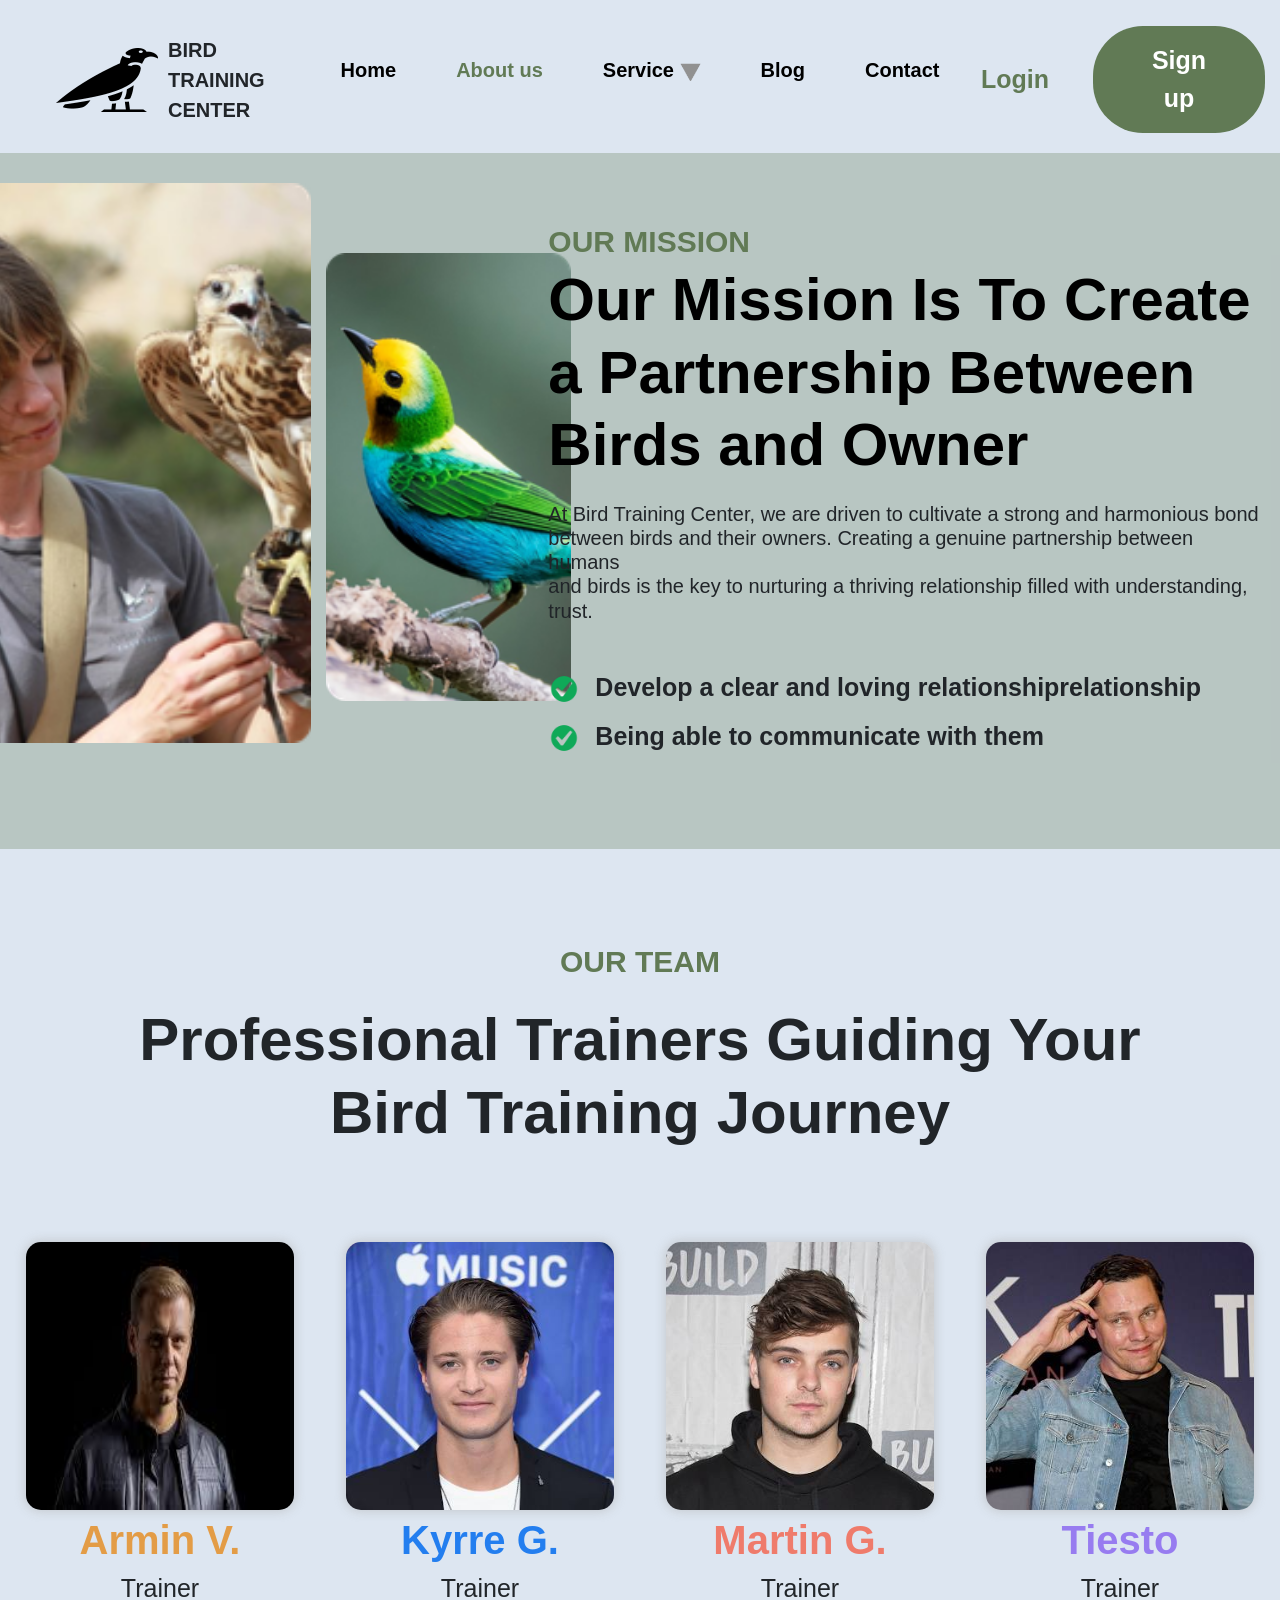
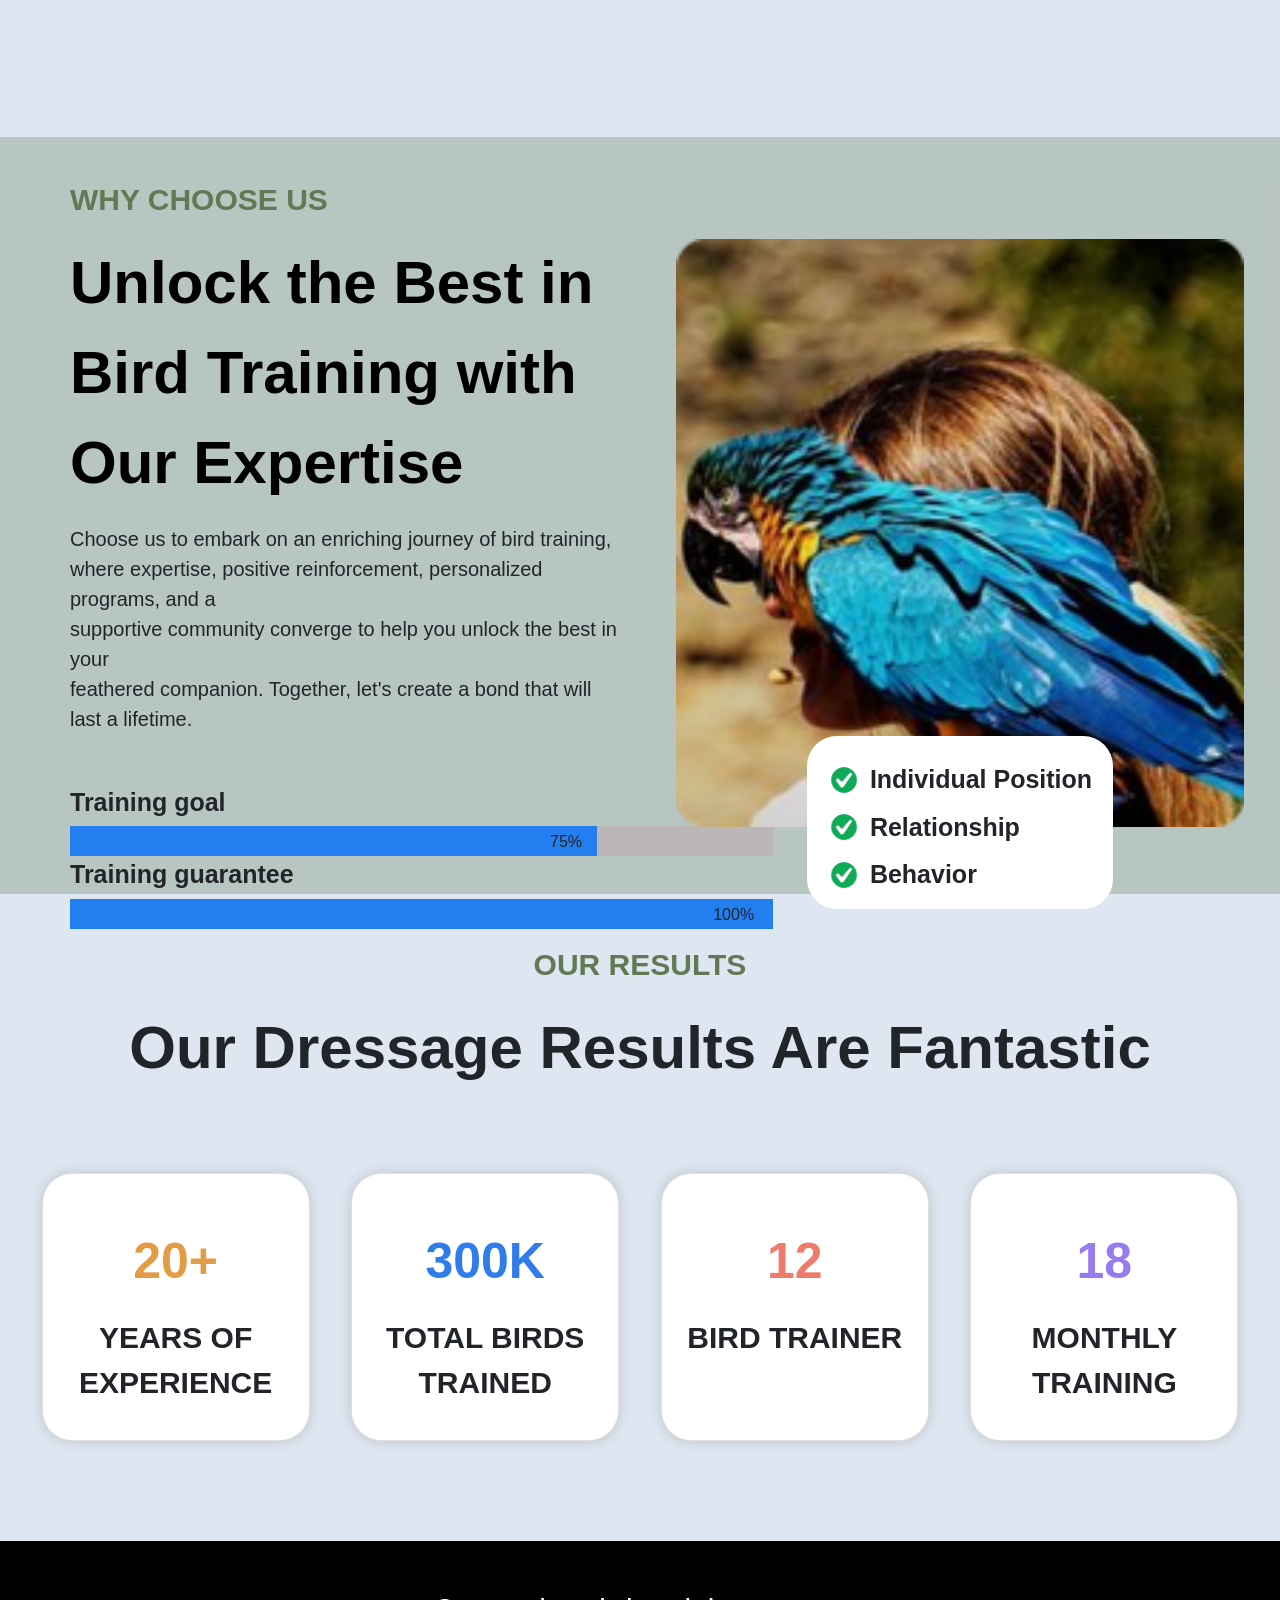
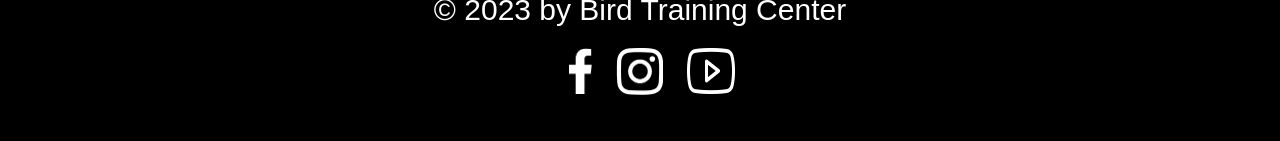
<file: ABOUT-US/index.html>
<!DOCTYPE html>
<html lang="en">

<head>
    <meta charset="UTF-8">
    <meta http-equiv="X-UA-Compatible" content="IE=edge">
    <meta name="viewport" content="width=device-width, initial-scale=1.0">
    <link rel="stylesheet" href="https://cdn.jsdelivr.net/npm/bootstrap@4.3.1/dist/css/bootstrap.min.css"
        integrity="sha384-ggOyR0iXCbMQv3Xipma34MD+dH/1fQ784/j6cY/iJTQUOhcWr7x9JvoRxT2MZw1T" crossorigin="anonymous">
    <link rel="stylesheet" href="style.css">
    <title>Document</title>
</head>

<body>
    <div class="container-fluid">
        <div class="row header">
            <div class="col-lg-3 logo-section">
                <img src="assets/icon.jpg" alt="">
                <p>BIRD <br /> TRAINING <br /> CENTER</p>
            </div>
            <div class="col-lg-6 menu-section">
                <ul class="menu-content">
                    <li><a href="#">Home</a></li>
                    <li><a href="#">About us</a></li>
                    <li>
                        <a href="#" class="subnav-toggle">
                            Service
                            <img src="assets/arrow.jpg" alt="">
                        </a>
                        <div class="triangle"></div>
                        <ul class="subnav">
                            <li class="subnav-content"><a href="#">Workshop</a></li>
                            <li class="subnav-content"><a href="#">Private Consultant</a></li>
                            <li class="subnav-content"><a href="#">Online Course</a></li>
                            <li class="subnav-content"><a href="#">Bird Course</a></li>
                        </ul>
                    </li>
                    <li><a href="#">Blog</a></li>
                    <li><a href="#">Contact</a></li>
                </ul>
            </div>
            <div class="col-lg-3 auth-section">
                <button class="login">Login</button>
                <button class="signup">Sign up</button>
            </div>
        </div>
        <div class="row body-intro">
            <div class="col-lg-5 img-section">
                <img src="assets/trainer1.jpg" alt="" class="img1">
                <img src="assets/bird.jpg" alt="" class="img2">
            </div>
            <div class="col-lg-7 content-section">
                <p class="title">OUR MISSION</p>
                <p class="sub-title">Our Mission Is To Create a Partnership
                    Between Birds and Owner
                </p>
                <p class="content">
                    At Bird Training Center, we are driven to cultivate a
                    strong and harmonious bond <br />between birds and their owners.
                    Creating a genuine partnership between humans <br /> and birds is
                    the key to nurturing a thriving relationship filled with
                    understanding, trust.
                </p>
                <div class="bullet-point">
                    <div class="top">
                        <img src="assets/check.jpg" alt="">
                        <p>Develop a clear and loving relationshiprelationship</p>
                    </div>
                    <div class="bottom">
                        <img src="assets/check.jpg" alt="">
                        <p>Being able to communicate with them</p>
                    </div>
                </div>
            </div>
        </div>
        <div class="body-ourteam">
            <p class="title">OUR TEAM</p>
            <p class="sub-title">Professional Trainers Guiding
                Your <br />Bird Training Journey
            </p>
        </div>
        <div class="row body-showcase">
            <div class="col-lg-3 trainer">
                <img src="assets/armin.jpg" alt="">
                <p class="name">Armin V.</p>
                <p class="role">Trainer</p>
            </div>
            <div class="col-lg-3 trainer">
                <img src="assets/kygo.jpg" alt="">
                <p class="name">Kyrre G.</p>
                <p class="role">Trainer</p>
            </div>
            <div class="col-lg-3 trainer">
                <img src="assets/martin.jpg" alt="">
                <p class="name">Martin G.</p>
                <p class="role">Trainer</p>
            </div>
            <div class="col-lg-3 trainer">
                <img src="assets/tiesto.jpg" alt="">
                <p class="name">Tiesto</p>
                <p class="role">Trainer</p>
            </div>
        </div>
        <div class="row body-why">
            <div class="col-lg-6 why-content">
                <p class="title">WHY CHOOSE US</p>
                <p class="sub-title">Unlock the Best in <br />Bird Training with <br />Our Expertise</p>
                <p class="content">Choose us to embark on an enriching journey
                    of bird training, where expertise, positive reinforcement,
                    personalized programs, and a<br /> supportive community converge
                    to help you unlock the best in your<br /> feathered companion.
                    Together, let's create a bond that will last a lifetime.
                </p>
                <div class="percentage">
                    <div class="goal">
                        <p>Training goal</p>
                        <div class="shape1">
                            <div class="fill-75">
                                <p>75%</p>
                            </div>
                        </div>
                    </div>
                    <div class="guarantee">
                        <p>Training guarantee</p>
                        <div class="shape2">
                            <div class="fill-100">
                                <p>100%</p>
                            </div>
                        </div>
                    </div>
                </div>
            </div>
            <div class="col-lg-6 why-images">
                <img src="assets/trainer2.jpg" alt="">
                <div class="commitment">
                    <div class="check">
                        <img src="assets/check.jpg" alt="">
                        <p>Individual Position</p>
                    </div>
                    <div class="check">
                        <img src="assets/check.jpg" alt="">
                        <p>Relationship</p>
                    </div>
                    <div class="check">
                        <img src="assets/check.jpg" alt="">
                        <p>Behavior</p>
                    </div>
                </div>
            </div>
        </div>
        <div class="body-result">
            <p class="title">OUR RESULTS</p>
            <p class="sub-title">Our Dressage Results Are Fantastic</p>
        </div>
        <div class="row result-showcase">
            <div class="card">
                <p class="number">20+</p>
                <div class="desc">YEARS OF EXPERIENCE</div>
            </div>
            <div class="card">
                <p class="number">300K</p>
                <div class="desc">TOTAL BIRDS TRAINED</div>
            </div>
            <div class="card">
                <p class="number">12</p>
                <div class="desc">BIRD TRAINER</div>
            </div>
            <div class="card">
                <p class="number">18</p>
                <div class="desc">MONTHLY TRAINING</div>
            </div>
        </div>
        <div class="row footer">
            <div class="title">
                <p>© 2023 by Bird Training Center</p>
            </div>
            <div class="footer-logo">
                <img class="logo fb" src="assets/facebook.jpg" alt="">
                <img class="logo ins" src="assets/ins.jpg" alt="">
                <img class="logo ytb" src="assets/ytb.jpg" alt="">
            </div>
        </div>
    </div>
    <script src="script.js"></script>
</body>

</html>
</file>
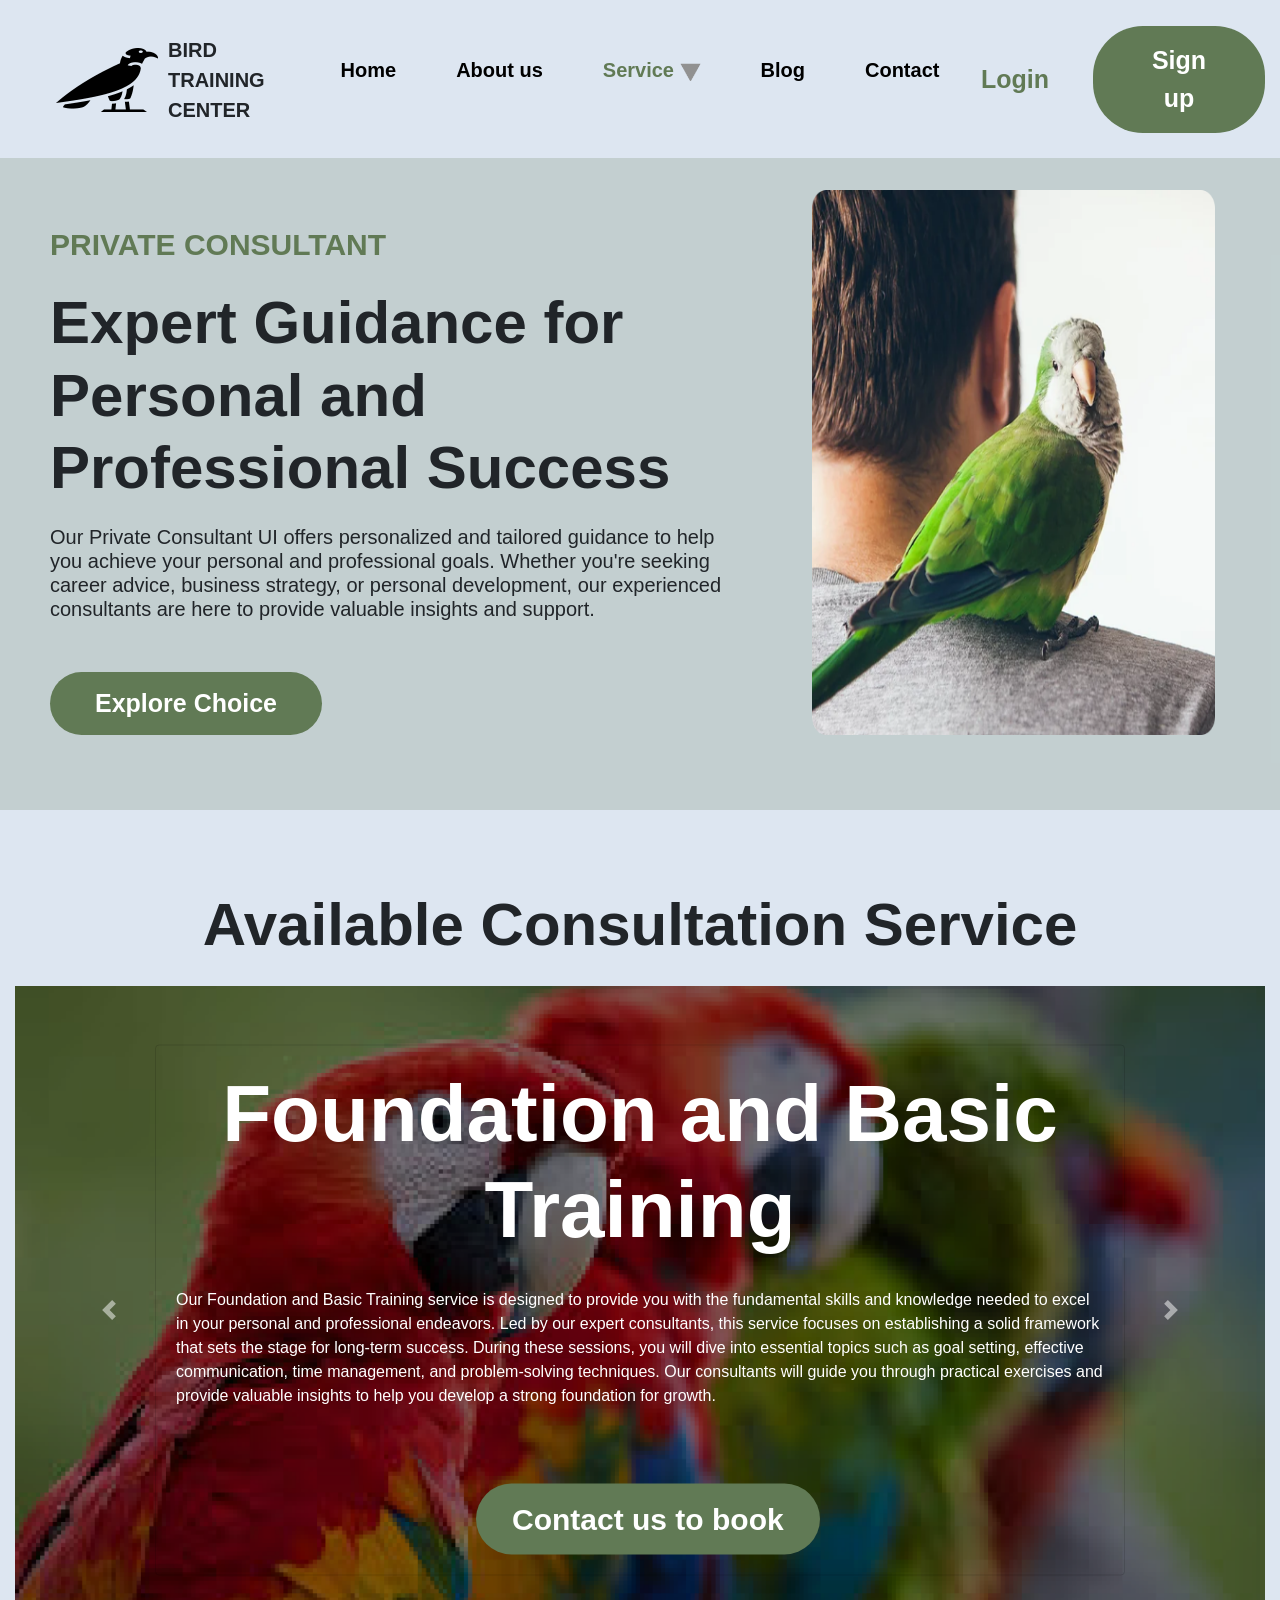
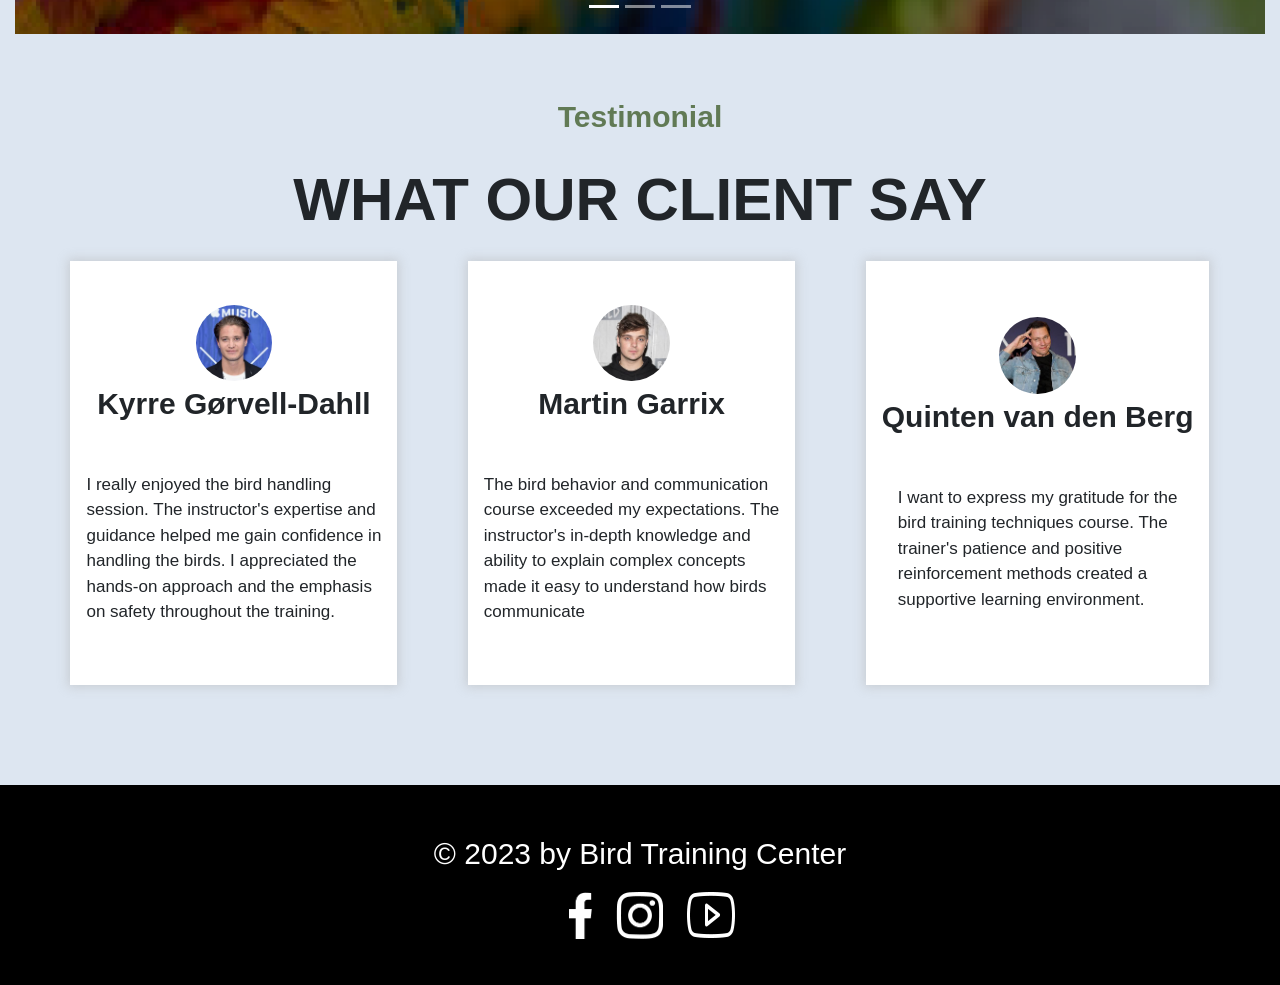
<file: PRIVATE-CONSULTANT/index.html>
<!DOCTYPE html>
<html lang="en">

<head>
    <meta charset="UTF-8">
    <meta http-equiv="X-UA-Compatible" content="IE=edge">
    <meta name="viewport" content="width=device-width, initial-scale=1.0">
    <link rel="stylesheet" href="https://cdn.jsdelivr.net/npm/bootstrap@4.3.1/dist/css/bootstrap.min.css"
        integrity="sha384-ggOyR0iXCbMQv3Xipma34MD+dH/1fQ784/j6cY/iJTQUOhcWr7x9JvoRxT2MZw1T" crossorigin="anonymous">
    <link rel="stylesheet" href="style.css">
    <title>Document</title>
</head>

<body>
    <div class="container-fluid">
        <div class="row header">
            <div class="col-lg-3 logo-section">
                <img src="assets/icon.jpg" alt="">
                <p>BIRD <br /> TRAINING <br /> CENTER</p>
            </div>
            <div class="col-lg-6 menu-section">
                <ul class="menu-content">
                    <li><a href="#">Home</a></li>
                    <li><a href="#">About us</a></li>
                    <li>
                        <a href="#" class="subnav-toggle">
                            Service
                            <img src="assets/arrow.jpg" alt="">
                        </a>
                        <div class="triangle"></div>
                        <ul class="subnav">
                            <li class="subnav-content"><a href="#">Workshop</a></li>
                            <li class="subnav-content"><a href="#">Private Consultant</a></li>
                            <li class="subnav-content"><a href="#">Online Course</a></li>
                            <li class="subnav-content"><a href="#">Bird Course</a></li>
                        </ul>
                    </li>
                    <li><a href="#">Blog</a></li>
                    <li><a href="#">Contact</a></li>
                </ul>
            </div>
            <div class="col-lg-3 auth-section">
                <button class="login">Login</button>
                <button class="signup">Sign up</button>
            </div>
        </div>
        <div class="row body-cst">
            <div class="col-lg-7 body-content">
                <p class="title">PRIVATE CONSULTANT</p>
                <p class="subtitle">Expert Guidance for Personal and Professional Success</p>
                <p class="content">Our Private Consultant UI offers personalized and tailored guidance to help you
                    achieve your personal
                    and professional goals. Whether you're seeking career advice, business strategy, or personal
                    development, our experienced consultants are here to provide valuable insights and support.</p>
                <button class="button">
                    Explore Choice
                </button>
            </div>
            <div class="col-lg-5 body-img">
                <img src="assets/pc.jpg" alt="">
            </div>
        </div>
        <p class="body-services">Available Consultation Service</p>
        <div id="myCarousel" class="carousel slide" data-ride="carousel">
            <!-- Indicators -->
            <ol class="carousel-indicators">
                <li data-target="#myCarousel" data-slide-to="0" class="active"></li>
                <li data-target="#myCarousel" data-slide-to="1"></li>
                <li data-target="#myCarousel" data-slide-to="2"></li>
            </ol>

            <!-- Slides -->
            <div class="carousel-inner">
                <div class="carousel-item active">
                    <div class="carousel-background">
                        <img src="assets/parrot.jpg" alt="Slide 1">
                    </div>
                    <div class="carousel-content">
                        <div class="container">
                            <div class="row">
                                <div class="col">
                                    <div class="card">
                                        <div class="card-body">
                                            <h5 class="card-title">Foundation and Basic Training</h5>
                                            <p class="card-text">Our Foundation and Basic Training service is designed
                                                to provide you with the fundamental skills and knowledge needed to excel
                                                in your personal and professional endeavors. Led by our expert
                                                consultants, this service focuses on establishing a solid framework that
                                                sets the stage for long-term success.
                                                During these sessions, you will dive into essential topics such as goal
                                                setting, effective communication, time management, and problem-solving
                                                techniques. Our consultants will guide you through practical exercises
                                                and provide valuable insights to help you develop a strong foundation
                                                for growth.
                                            </p>
                                            <button class="card-contact">Contact us to book</button>
                                        </div>
                                    </div>
                                </div>
                            </div>
                        </div>
                    </div>
                </div>
                <div class="carousel-item">
                    <div class="carousel-background">
                        <img src="assets/parrot.jpg" alt="Slide 2">
                    </div>
                    <div class="carousel-content">
                        <div class="container">
                            <div class="row">
                                <div class="col">
                                    <div class="card">
                                        <div class="card-body">
                                            <h5 class="card-title">Behaviour Modification Sessions
                                            </h5>
                                            <p class="card-text">Our Foundation and Basic Training service is designed
                                                to provide you with the fundamental skills and knowledge needed to excel
                                                in your personal and professional endeavors. Led by our expert
                                                consultants, this service focuses on establishing a solid framework that
                                                sets the stage for long-term success.
                                                Our Behavior Modification Sessions offer targeted support for
                                                individuals seeking to modify and transform their behaviors. Led by our
                                                skilled consultants, these sessions provide a safe and confidential
                                                space to address and modify negative patterns, fostering personal growth
                                                and empowering you to make lasting positive changes.
                                            </p>
                                            <button class="card-contact">Contact us to book</button>
                                        </div>
                                    </div>
                                </div>
                            </div>
                        </div>
                    </div>
                </div>
                <div class="carousel-item">
                    <div class="carousel-background">
                        <img src="assets/parrot.jpg" alt="Slide 3">
                    </div>
                    <div class="carousel-content">
                        <div class="container">
                            <div class="row align-items-center">
                                <div class="col">
                                    <div class="card">
                                        <div class="card-body">
                                            <h5 class="card-title">Novel / Trick Training Sessions
                                            </h5>
                                            <p class="card-text">Our Novel/Trick Training Sessions offer a fun and
                                                innovative approach to training, allowing you to unlock your creativity
                                                and deepen the bond with your feathered friends. Led by our skilled
                                                consultants, these sessions focus on teaching your birds unique and
                                                engaging tricks that will leave everyone amazed.
                                                In these sessions, you will learn a variety of tricks and novel
                                                behaviors that go beyond the basics. From fetching objects to performing
                                                acrobatics, our consultants will guide you step-by-step, providing tips,
                                                techniques, and troubleshooting advice to help you achieve impressive
                                                results.
                                            </p>
                                            <button class="card-contact">Contact us to book</button>
                                        </div>
                                    </div>
                                </div>
                            </div>
                        </div>
                    </div>
                </div>
            </div>

            <!-- Controls -->
            <a class="carousel-control-prev" href="#myCarousel" role="button" data-slide="prev">
                <span class="carousel-control-prev-icon" aria-hidden="true"></span>
                <span class="sr-only">Previous</span>
            </a>
            <a class="carousel-control-next" href="#myCarousel" role="button" data-slide="next">
                <span class="carousel-control-next-icon" aria-hidden="true"></span>
                <span class="sr-only">Next</span>
            </a>
        </div>
        <p class="body-testimonial">Testimonial</p>
        <p class="body-tc">WHAT OUR CLIENT SAY</p>
        <div class="row client">
            <div class="client-card">
                <img src="assets/kygo.jpg" alt="">
                <p class="name">Kyrre Gørvell-Dahll</p>
                <p class="response">I really enjoyed the bird handling<br /> session. The instructor's expertise
                    and<br /> guidance
                    helped me gain confidence in<br /> handling the birds. I appreciated the<br /> hands-on approach
                    and
                    the
                    emphasis<br /> on safety throughout the training.
                </p>
            </div>
            <div class="client-card">
                <img src="assets/martin.jpg" alt="">
                <p class="name">Martin Garrix</p>
                <p class="response">The bird behavior and communication<br /> course exceeded my expectations.
                    The<br />
                    instructor's in-depth knowledge and<br /> ability to explain complex concepts<br /> made it easy
                    to
                    understand
                    how birds<br /> communicate
                </p>
            </div>
            <div class="client-card">
                <img src="assets/tiesto.jpg" alt="">
                <p class="name">Quinten van den Berg</p>
                <p class="response">I want to express my gratitude for the<br /> bird training techniques course.
                    The<br />
                    trainer's patience and positive<br /> reinforcement methods created a<br /> supportive learning
                    environment.
                </p>
            </div>
        </div>
        <div class="row footer">
            <div class="title">
                <p>© 2023 by Bird Training Center</p>
            </div>
            <div class="footer-logo">
                <img class="logo fb" src="assets/facebook.jpg" alt="">
                <img class="logo ins" src="assets/ins.jpg" alt="">
                <img class="logo ytb" src="assets/ytb.jpg" alt="">
            </div>
        </div>

    </div>
    <script>

        // Wait for the document to load
        document.addEventListener("DOMContentLoaded", function () {
            // Get the carousel element
            var carousel = document.getElementById("myCarousel");

            // Get the carousel inner element
            var carouselInner = carousel.querySelector(".carousel-inner");

            // Get the carousel items
            var carouselItems = carouselInner.querySelectorAll(".carousel-item");

            // Get the previous and next buttons
            var prevButton = document.querySelector(".carousel-control-prev");
            var nextButton = document.querySelector(".carousel-control-next");

            // Set initial slide index
            var currentSlide = 0;

            // Handle the click event on the previous button
            prevButton.addEventListener("click", function (event) {
                event.preventDefault();
                currentSlide--;
                if (currentSlide < 0) {
                    currentSlide = carouselItems.length - 1;
                }
                updateSlide();
            });

            // Handle the click event on the next button
            nextButton.addEventListener("click", function (event) {
                event.preventDefault();
                currentSlide++;
                if (currentSlide >= carouselItems.length) {
                    currentSlide = 0;
                }
                updateSlide();
            });

            // Function to update the active slide
            function updateSlide() {
                for (var i = 0; i < carouselItems.length; i++) {
                    if (i === currentSlide) {
                        carouselItems[i].classList.add("active");
                    } else {
                        carouselItems[i].classList.remove("active");
                    }
                }
            }
        });


    </script>
</body>

</html>
</file>
<file: ABOUT-US/style.css>
body {
    font-family: 'Inter', sans-serif;
    background-color: #DDE6F1;
}
.header{
    padding-top: 26px;
}
.logo-section{
    display: flex;
    align-items: center;
}
.logo-section img{
    width: 102px;
    height: 64px;
    margin-left: 41px;
}
.logo-section p{
    margin-bottom: 0;
    margin-left: 10px;
    font-size: 20px;
    font-weight: 800;
}
.memu-section{
}
.menu-section .menu-content{
    padding-left: 0;
    margin-bottom: 0;
    margin-top: 29px;
    display: flex;
    justify-content: center;
    align-items: center;
}
.menu-content > li{
    list-style-type: none;
    font-size: 20px;
    font-weight: 700;
}
.menu-content li a{
    color: #000000;
    text-decoration: none;
}
.menu-content li a img{
    width: 21px;
    height: 18px
}
.menu-content > li:nth-child(2) a{
    color: #617A55
}
.menu-content > li:not(:nth-child(1)){
    padding-left: 60px
}
.triangle{
    display: none;
    width: 0; 
    height: 0; 
    border-left: 17px solid transparent;
    border-right: 17px solid transparent;
    border-bottom: 17px solid white;
    position: absolute;
    top: 70px;
    z-index: 2;
    left: 415px
}
.menu-content .subnav{
    display: none;
    z-index: 1;
    position: absolute;
    top: 80px;
    background-color: #fff;
    padding: 10px 10px;
    box-shadow: 0px 0px 10px rgba(0, 0, 0, 0.25);
    border-radius: 10px;
}
.subnav > li{
    list-style-type: none;
    padding: 15px 16px;
    width: 100%
}
.subnav > li:hover{
    background-color: #E9E6E6;
}
.auth-section{
    display: flex;
    justify-content: center;
    align-items: center;
}
.auth-section .login{
    border-style: none;
    background-color: #DDE6F1;
    font-weight: 700;
    font-size: 25px;
    color:#617A55;
    outline: none;
}
.auth-section .signup{
    border-radius: 50px;
    padding: 16px 47px;
    margin-left: 38px;
    font-weight: 700;
    color: white;
    font-size: 25px;
    border-color: #617A55;
    background-color: #617A55;
    border-style: none;
    outline: #617A55;
}
.auth-section .signup:focus{
    border-color: #617A55;
    background-color: #617A55;
}
.body-intro{
    margin-top: 20px;
    background: rgba(97, 122, 85, 0.3);
    height: calc(36em + 120px)
}
.body-intro .img-section{
    display: flex;
    justify-content: center;
    
}
.img-section .img1{
    margin-top: 30px;
    width: 36em;
    height: 35em;
}
.img-section .img2{
    margin-left: 15px;
    margin-top: 100px;
    width: 24.1em;
    height: 28em;
}
.content-section{
    margin-top: 66px
}
.content-section .title{
    margin-bottom: 0;
    font-weight: 700;
    color:#617A55;
    font-size: 30px;
}
.content-section .sub-title{
    font-weight: 800;
    color: black;
    font-size: 60px;
    line-height: 72.6px;
    margin-bottom: 0;
}
.content-section .content{
    font-weight: 400;
    font-size: 20px;
    line-height: 24.2px;
    margin-bottom: 0;
    margin-top: 20px
}
.bullet-point{
    margin-top: 50px;
    display: flex;
    flex-direction: column;
}
.bullet-point .top, .bullet-point .bottom{
    display: flex;
}
.bullet-point .top img, .bullet-point .bottom img{
    width: 2em;
    height: 2em
}
.bullet-point .top p, .bullet-point .bottom p{
    font-weight: 700;
    font-size: 25px;
    margin-top: -4px;
    margin-left: 15px;
}
.body-ourteam .title{
    margin-bottom: 0;
    margin-top: 3em;
    font-weight: 700;
    font-size: 30px;
    color: #617A55;
    text-align: center;
}
.body-ourteam .sub-title{
    margin-bottom: 0;
    margin-top: 20px;
    font-weight: 800;
    font-size: 60px;
    line-height: 72.61px;
    text-align: center;
}
.body-showcase{
    margin-top: 93px;

}
.trainer{
    padding: 0;
    display: flex;
    flex-direction: column;
    align-items: center;
}
.trainer > img{
    width: 268px;
    height: 268px;
    box-shadow: 0px 0px 10px 2px rgba(176, 176, 176, 0.47);
    border-radius: 15px;
}
.trainer > .name{
    font-weight: 700;
    font-size: 40px;
    margin: 0 
}
.trainer:nth-child(1) > .name{
    font-weight: 700;
    font-size: 40px;
    color: #E39C46;
}
.trainer:nth-child(2) > .name{
    font-weight: 700;
    font-size: 40px;
    color: #237EEF;
}
.trainer:nth-child(3) > .name{
    font-weight: 700;
    font-size: 40px;
    color: #EF7B6B;
}
.trainer:nth-child(4) > .name{
    font-weight: 700;
    font-size: 40px;
    color: #977CF0;
}
.trainer > .role{
    font-weight: 400;
    font-size: 25px;
}
.body-why{
    margin-top: 113px;
    background-color: rgba(97, 122, 85, 0.3);
    height: 757px
}
.why-content{
    margin-top: 40px;
    padding-left: 70px
}
.why-content .title{
    font-weight: 700;
    color: #617A55;
    font-size: 30px;
}
.why-content .sub-title{
    color: black;
    font-weight: 800;
    font-size: 60px;
}
.why-content .content{
    font-weight: 400;
    font-size: 20px;
}
.percentage{
    margin-top: 50px
}
.goal > p{
    font-weight: 700;
    font-size: 25px;
    margin-bottom: 5px;
}
.goal .shape1{
    width: 703px;
    height: 30px;
    background-color: #BDB6B6;
}
.shape1 .fill-75{
    width: 75%;
    height: 100%;
    background-color: #237EEF;
}
.fill-75 p{
    padding: 4px 0;
    margin-left: 30em
}
.guarantee > p{
    font-weight: 700;
    font-size: 25px;
    margin-bottom: 5px;
}
.guarantee .shape2{
    width:703px;
    height: 30px;
    background-color: #BDB6B6;
}
.shape2 .fill-100{
    width: 100%;
    height: 100%;
    background-color: #237EEF;
}
.fill-100 p{
    padding: 4px 0;
    margin-left: 40.2em
}
.why-images{
    display: flex;
    flex-direction: column;
    justify-content: center;
    align-items: center;
    position: relative;
    
}
.why-images img{
    width: 568px;
    height: 588px;
}
.why-images .commitment{
    border-radius: 30px;
    background-color: #fff;
    padding: 15px 21px;
    position: absolute;
    bottom: 20px
}
.why-images .commitment .check{
    display: flex;
    align-items: center;
    margin-top: 10px
}
.why-images .commitment .check > img{
    width: 2em;
    height: 2em;
}
.why-images .commitment .check > p{
    font-weight: 600;
    font-size: 25px;
    margin-left: 10px;
    margin-bottom: 0;
}
.body-result{
    margin-top: 3em
}
.body-result .title{
    text-align: center;
    font-weight: 700;
    font-size: 30px;
    color: #617A55;
}
.body-result .sub-title{
    text-align: center;
    font-weight: 800;
    font-size: 60px;
}
.result-showcase{
    margin-top: 80px;
    display: flex;
    justify-content: space-evenly;
}
.card{
    border-radius: 30px;
    box-shadow: 0px 0px 10px 2px rgba(176, 176, 176, 0.47);
    width: 268px;
    height: 268px;
    display: flex;
    flex-direction: column;
    align-items: center;
}
.card > .number{
    margin-top: 1em;
}
.card > .number{
    font-size: 50px;
    font-weight: 800;
}
.card > .desc{
    text-align: center;
    font-size: 30px;
    font-weight: 700;
}
.card:nth-child(1) > .number{
    color: #E39C46;
}
.card:nth-child(2) > .number{
    color: #2F7CEA;
}
.card:nth-child(3) > .number{
    color: #EF7B6B;
}
.card:nth-child(4) > .number{
    color: #977CF0;
}
.footer{
    background-color: black;
    margin-top: 100px;
    height: 200px;
    display: flex;
    flex-direction: column;
    align-items: center;
    justify-content: center;
}
.footer .title{
    color:white;
    font-size: 30px;
    font-weight: 500;
}
.footer-logo{
    display: flex;
    justify-content: center;
    align-items: center;
}
.footer-logo > .logo{
    margin-left: 24px
}
.footer-logo .fb{
    width: 23.23px;
    height: 46.46px;
}
.footer-logo .ins{
    width: 46.46px;
    height: 47.23px;
}
.footer-logo .ytb{
    width: 48px;
    height: 46px
}
</file>
<file: PRIVATE-CONSULTANT/style.css>
body{
    font-family: 'Inter', sans-serif;
    background-color: #DDE6F1
}
.header{
    padding-top: 26px;
}
.logo-section{
    display: flex;
    align-items: center;
}
.logo-section img{
    width: 102px;
    height: 64px;
    margin-left: 41px;
}
.logo-section p{
    margin-bottom: 0;
    margin-left: 10px;
    font-size: 20px;
    font-weight: 800;
}

.menu-section .menu-content{
    padding-left: 0;
    margin-bottom: 0;
    margin-top: 29px;
    display: flex;
    justify-content: center;
    align-items: center;
}
.menu-content > li{
    list-style-type: none;
    font-size: 20px;
    font-weight: 700;
}
.menu-content li a{
    color: #000000;
    text-decoration: none;
}
.menu-content li a img{
    width: 21px;
    height: 18px
}
.menu-content > li:nth-child(3) > a{
    color: #617A55
}
.menu-content > li:not(:nth-child(1)){
    padding-left: 60px
}
.triangle{
    display: none;
    width: 0; 
    height: 0; 
    border-left: 17px solid transparent;
    border-right: 17px solid transparent;
    border-bottom: 17px solid white;
    position: absolute;
    top: 70px;
    z-index: 2;
    left: 415px
}
.menu-content .subnav{
    display: none;
    z-index: 1;
    position: absolute;
    top: 80px;
    background-color: #fff;
    padding: 10px 10px;
    box-shadow: 0px 0px 10px rgba(0, 0, 0, 0.25);
    border-radius: 10px;
}
.subnav > li{
    list-style-type: none;
    padding: 15px 16px;
    width: 100%
}
.subnav > li:nth-child(2) > a{
    color:#617A55;
}
.subnav > li:hover{
    background-color: #E9E6E6;
}
.auth-section{
    display: flex;
    justify-content: center;
    align-items: center;
}
.auth-section .login{
    border-style: none;
    background-color: #DDE6F1;
    font-weight: 700;
    font-size: 25px;
    color:#617A55;
    outline: none;
}
.auth-section .signup{
    border-radius: 50px;
    padding: 16px 47px;
    margin-left: 38px;
    font-weight: 700;
    color: white;
    font-size: 25px;
    border-color: #617A55;
    background-color: #617A55;
    border-style: none;
    outline: #617A55;
}
.auth-section .signup:focus{
    border-color: #617A55;
    background-color: #617A55;
}
/*END OF HEADER*/
.body-cst{
    margin-top: 1.5625em;    ;
    background-color: rgba(184, 198, 194, 0.69);
    padding-bottom: 75px;
}
.body-content{
    margin-top: 4em;
    padding-left: 3.125em;
}
.body-content .title{
    color:#617A55;
    font-weight: 700;
    font-size: 30px;
    margin:0
}
.body-content .subtitle{
    font-weight: 800;
    font-size: 60px;
    margin-top: 20px;
    margin-bottom: 0;
    line-height: 72.61px;
}
.body-content .content{
    font-weight: 400;
    font-size: 20px;
    margin-top: 20px;
    margin-bottom: 0;
    line-height: 24.2px;
}
.body-content .button{
    margin-top: 50px;
    background-color: #617A55;
    border-radius: 50px;
    border-color: #617A55;
    outline: #617A55;
    border-style: none;
    padding: 13px 45px;
    color: white;
    font-size: 25px;
    font-weight: 700;
}
.body-img{
    margin-top: 2em;
    display: flex;
    justify-content: center;
    align-items: center;
}
.body-img > img{
    width: 80%;
    height: 100%
}
.body-services{
    margin-top: 70px;
    font-weight: 700;
    font-size: 60px;
    text-align: center;
}
.carousel-content {
    position: absolute;
    width: 1000px;
    top: 50%;
    left: 50%;
    transform: translate(-50%, -50%);
    z-index: 2;
}
.carousel-content .card{
    background-color: transparent;
    outline: none;
}
.carousel-background {
    position: relative;
}
.carousel-background img {
    width: 100%;
    height: auto;
    filter: brightness(0.5); /* Adjust the brightness value as needed */
}
.card-title{
    text-align: center;
    color: white;
    font-weight: 800;
    font-size: 80px;
}
.card-text{
    margin-top: 30px;
    color:white;
    font-weight: 400;
    font-size: 30;
}
.card-contact{
    margin-top: 60px;
    margin-left: 300px;
    border-color: #617A55;
    outline:#617A55;
    background-color: #617A55;
    border-style: none;
    border-radius: 50px;
    padding: 13px 36px;
    font-weight: 700;
    font-size: 30px;
    color: white;
}
.card-contact:focus{
    border-color: #617A55;
    background-color: #617A55;
}
.body-testimonial{
    margin-top: 60px;
    font-weight: 700;
    font-size: 30px;
    color:#617A55;
    text-align: center;
}
.body-tc{
    text-align: center;
    font-weight: 800;
    font-size: 60px;
}
.client{
    display:flex;
    justify-content: space-evenly;
}
.client-card{
    display: flex;
    flex-direction: column;
    justify-content: center;
    align-items: center;
    background-color: #fff;
    padding: 44px 16px;
    box-shadow: 0px 0px 10px 2px rgba(176, 176, 176, 0.47);

}
.client-card > img{
    width:76.31px;
    height: 76.31px;
    border-radius: 100%;

}
.client-card .name{
    font-weight: 700;
    font-size: 30px;
}
.client-card .response{
    font-weight: 400;
    font-size: 17px;
    margin-top: 30px;
}
.footer{
    background-color: black;
    margin-top: 100px;
    height: 200px;
    display: flex;
    flex-direction: column;
    align-items: center;
    justify-content: center;
}
.footer .title{
    color:white;
    font-size: 30px;
    font-weight: 500;
}
.footer-logo{
    display: flex;
    justify-content: center;
    align-items: center;
}
.footer-logo > .logo{
    margin-left: 24px
}
.footer-logo .fb{
    width: 23.23px;
    height: 46.46px;
}
.footer-logo .ins{
    width: 46.46px;
    height: 47.23px;
}
.footer-logo .ytb{
    width: 48px;
    height: 46px
}
</file>
